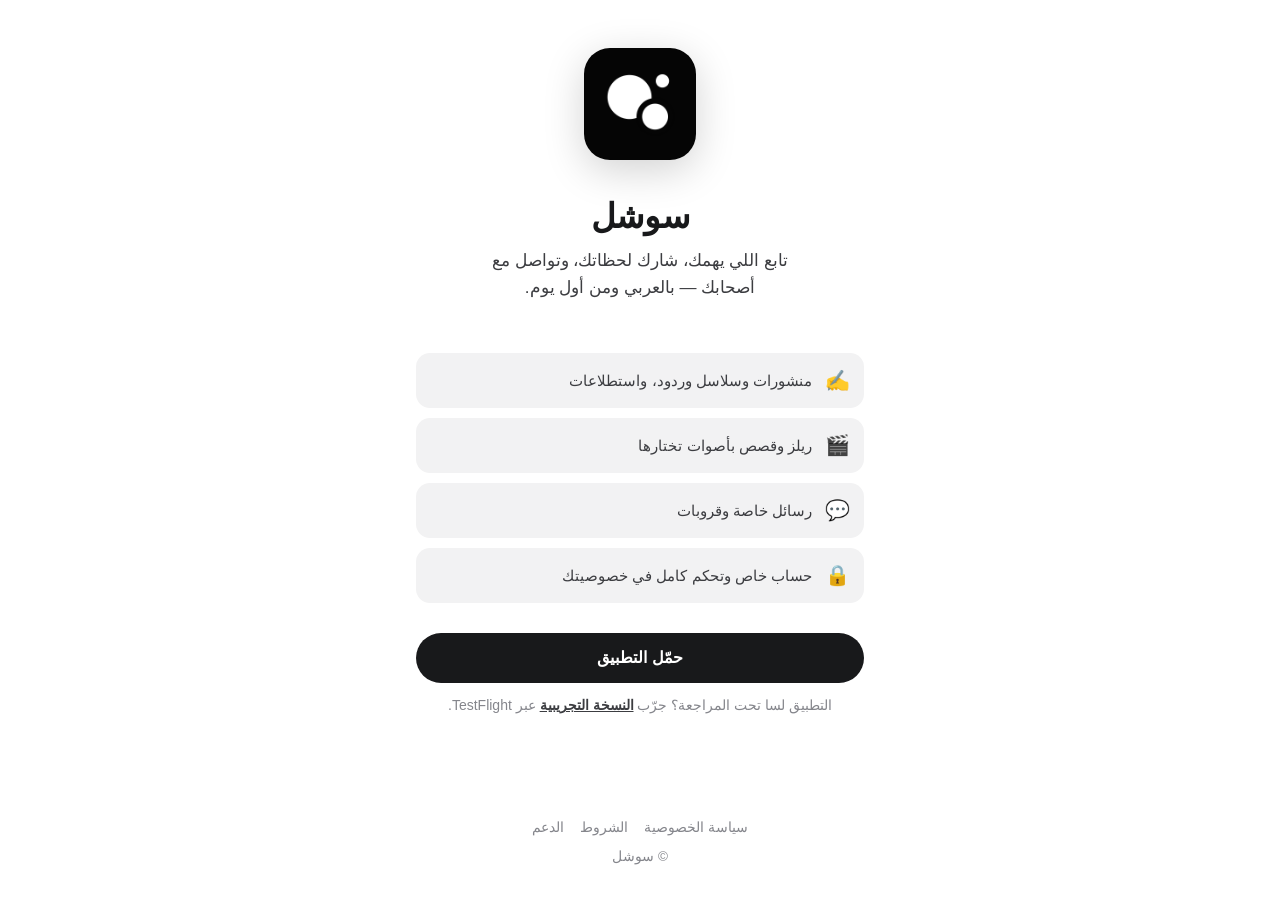
<file: index.html>
<!doctype html>
<html lang="ar" dir="rtl">
<head>
<meta charset="utf-8">
<meta name="viewport" content="width=device-width, initial-scale=1, viewport-fit=cover">
<title>سوشل</title>
<meta name="description" content="سوشل: تابع اللي يهمك، شارك لحظاتك بالمنشورات والريلز والقصص، وتواصل مع أصحابك.">
<meta name="theme-color" content="#ffffff" media="(prefers-color-scheme: light)">
<meta name="theme-color" content="#000000" media="(prefers-color-scheme: dark)">
<meta name="apple-itunes-app" content="app-id=6819078666">
<meta property="og:type" content="website">
<meta property="og:site_name" content="سوشل">
<meta property="og:title" content="سوشل">
<meta property="og:description" content="تابع اللي يهمك، شارك لحظاتك، وتواصل مع أصحابك.">
<meta property="og:image" content="https://social-sa.github.io/logo.png">
<meta property="og:url" content="https://social-sa.github.io/">
<meta property="og:locale" content="ar_AR">
<meta name="twitter:card" content="summary">
<meta name="twitter:title" content="سوشل">
<meta name="twitter:description" content="تابع اللي يهمك، شارك لحظاتك، وتواصل مع أصحابك.">
<meta name="twitter:image" content="https://social-sa.github.io/logo.png">
<link rel="icon" type="image/png" href="/favicon.png">
<link rel="apple-touch-icon" href="/icon-180.png">
<link rel="stylesheet" href="/style.css">
</head>
<body>
<main class="wrap">
  <section class="hero">
    <img class="logo" src="/logo.png" alt="شعار سوشل" width="112" height="112">
    <h1>سوشل</h1>
    <p>تابع اللي يهمك، شارك لحظاتك، وتواصل مع أصحابك — بالعربي ومن أول يوم.</p>
  </section>

  <ul class="feats">
    <li><span class="ic">✍️</span>منشورات وسلاسل وردود، واستطلاعات</li>
    <li><span class="ic">🎬</span>ريلز وقصص بأصوات تختارها</li>
    <li><span class="ic">💬</span>رسائل خاصة وقروبات</li>
    <li><span class="ic">🔒</span>حساب خاص وتحكم كامل في خصوصيتك</li>
  </ul>

  <div class="actions">
    <a class="btn primary" href="https://apps.apple.com/app/id6819078666">حمّل التطبيق</a>
  </div>
  <p class="note">التطبيق لسا تحت المراجعة؟ جرّب <a href="https://testflight.apple.com/join/hAxBpcnA">النسخة التجريبية</a> عبر TestFlight.</p>
</main>
<footer>
  <nav>
    <a href="https://descriptive-attention-092.notion.site/3ef57d70425a8007ad63fc98351244fa">سياسة الخصوصية</a>
    <a href="https://descriptive-attention-092.notion.site/80a261a2e33c4f95a56083f27f12fd88">الشروط</a>
    <a href="https://descriptive-attention-092.notion.site/4629d1e02f15432d9c7b793a2c5687ca">الدعم</a>
  </nav>
  © سوشل
</footer>
</body>
</html>
</file>
<file: style.css>
/* سوشل — نفس ألوان التطبيق (lib/theme.dart: الفاتح والأسود). */
:root {
  --bg: #ffffff;
  --surface: #ffffff;
  --surface2: #f2f2f3;
  --line: #e5e5e7;
  --text: #18191b;
  --text2: #3c3d41;
  --muted: #85868c;
  --accent: #18191b;
  --accent-ink: #ffffff;
  --blue: #1d9bf0;
  --shadow: 0 1px 2px rgba(0, 0, 0, .04), 0 8px 28px rgba(0, 0, 0, .06);
  color-scheme: light;
}
@media (prefers-color-scheme: dark) {
  :root {
    --bg: #000000;
    --surface: #121214;
    --surface2: #1c1c1f;
    --line: #1f1f22;
    --text: #f5f5f5;
    --text2: #d4d4d8;
    --muted: #8e8e96;
    --accent: #f5f5f5;
    --accent-ink: #000000;
    --shadow: none;
    color-scheme: dark;
  }
}
* { box-sizing: border-box; }
html { -webkit-text-size-adjust: 100%; }
body {
  margin: 0;
  min-height: 100vh;
  min-height: 100dvh;
  background: var(--bg);
  color: var(--text);
  font: 16px/1.55 -apple-system, BlinkMacSystemFont, "SF Arabic", "Segoe UI", "Noto Sans Arabic", Tahoma, sans-serif;
  display: flex;
  flex-direction: column;
  align-items: center;
}
a { color: inherit; }
.wrap {
  width: 100%;
  max-width: 480px;
  padding: 0 16px;
  flex: 1;
  display: flex;
  flex-direction: column;
}
header.top {
  display: flex;
  align-items: center;
  gap: 10px;
  padding: 18px 0 8px;
}
header.top a { display: flex; align-items: center; gap: 10px; text-decoration: none; }
header.top img { width: 32px; height: 32px; border-radius: 8px; }
header.top b { font-size: 19px; font-weight: 700; }

/* الصفحة الرئيسية */
.hero { text-align: center; padding: 48px 0 24px; }
.hero img.logo {
  width: 112px; height: 112px; border-radius: 26px;
  box-shadow: 0 10px 40px rgba(0, 0, 0, .18);
}
.hero h1 { font-size: 34px; margin: 22px 0 6px; font-weight: 800; letter-spacing: -.3px; }
.hero p { color: var(--text2); margin: 0 auto; max-width: 340px; font-size: 17px; }
.feats { list-style: none; padding: 0; margin: 28px 0 8px; display: grid; gap: 10px; }
.feats li {
  background: var(--surface2); border-radius: 14px; padding: 12px 14px;
  display: flex; gap: 12px; align-items: center; color: var(--text2); font-size: 15px;
}
.feats li span.ic { font-size: 20px; width: 26px; text-align: center; }

/* الأزرار */
.actions { display: grid; gap: 10px; margin: 22px 0 6px; }
.btn {
  display: flex; align-items: center; justify-content: center; gap: 8px;
  height: 50px; border-radius: 999px; font-size: 16px; font-weight: 700;
  text-decoration: none; border: 0; cursor: pointer; width: 100%;
  -webkit-tap-highlight-color: transparent; transition: transform .12s ease, opacity .12s;
}
.btn:active { transform: scale(.98); opacity: .85; }
.btn.primary { background: var(--accent); color: var(--accent-ink); }
.btn.secondary { background: var(--surface2); color: var(--text); }
.note { text-align: center; color: var(--muted); font-size: 14px; margin: 6px 0 0; }
.note a { color: var(--text2); font-weight: 600; }

/* البطاقة */
.card {
  background: var(--surface); border: 1px solid var(--line); border-radius: 20px;
  padding: 16px; margin-top: 16px; box-shadow: var(--shadow);
}
.who { display: flex; align-items: center; gap: 12px; min-width: 0; }
.av {
  width: 48px; height: 48px; border-radius: 50%; flex: none; object-fit: cover;
  display: flex; align-items: center; justify-content: center;
  font-weight: 700; font-size: 20px; color: #fff; background: var(--surface2);
}
.av.big { width: 88px; height: 88px; font-size: 36px; }
.names { min-width: 0; }
.name { font-weight: 700; display: flex; align-items: center; gap: 4px; font-size: 16px; }
.name span.t { overflow: hidden; text-overflow: ellipsis; white-space: nowrap; }
.handle { color: var(--muted); font-size: 14.5px; direction: ltr; text-align: right; }
.badge { width: 17px; height: 17px; flex: none; }
.text {
  margin: 12px 0 4px; font-size: 17px; line-height: 1.6;
  white-space: pre-wrap; overflow-wrap: anywhere;
}
.more { color: var(--muted); }
.media {
  margin-top: 10px; border-radius: 14px; background: var(--surface2); color: var(--muted);
  padding: 18px; text-align: center; font-size: 14px;
}
.meta { color: var(--muted); font-size: 14px; margin-top: 10px; }
.stats { display: flex; gap: 18px; flex-wrap: wrap; margin-top: 12px; color: var(--muted); font-size: 14px; }
.stats b { color: var(--text); font-weight: 700; }
.profile { text-align: center; }
.profile .av { margin: 4px auto 10px; }
.profile .name { justify-content: center; font-size: 21px; }
.profile .handle { text-align: center; }
.profile .bio { margin: 10px 0 0; color: var(--text2); white-space: pre-wrap; overflow-wrap: anywhere; }
.profile .stats { justify-content: center; }
.tagcard { text-align: center; padding: 28px 16px; }
.tagcard .hash { font-size: 30px; font-weight: 800; overflow-wrap: anywhere; }
.lock { color: var(--muted); font-size: 14.5px; margin-top: 12px; text-align: center; }
.empty { text-align: center; padding: 36px 8px; color: var(--text2); }
.empty h2 { font-size: 20px; margin: 0 0 6px; color: var(--text); }
.skel { height: 150px; border-radius: 20px; background: var(--surface2); margin-top: 16px; animation: pulse 1.2s ease-in-out infinite; }
@keyframes pulse { 50% { opacity: .55; } }

footer {
  width: 100%; max-width: 480px; padding: 28px 16px 32px; text-align: center;
  color: var(--muted); font-size: 13.5px;
}
footer nav { display: flex; gap: 16px; justify-content: center; flex-wrap: wrap; margin-bottom: 8px; }
footer a { color: var(--muted); text-decoration: none; }
footer a:hover { color: var(--text2); }
</file>
